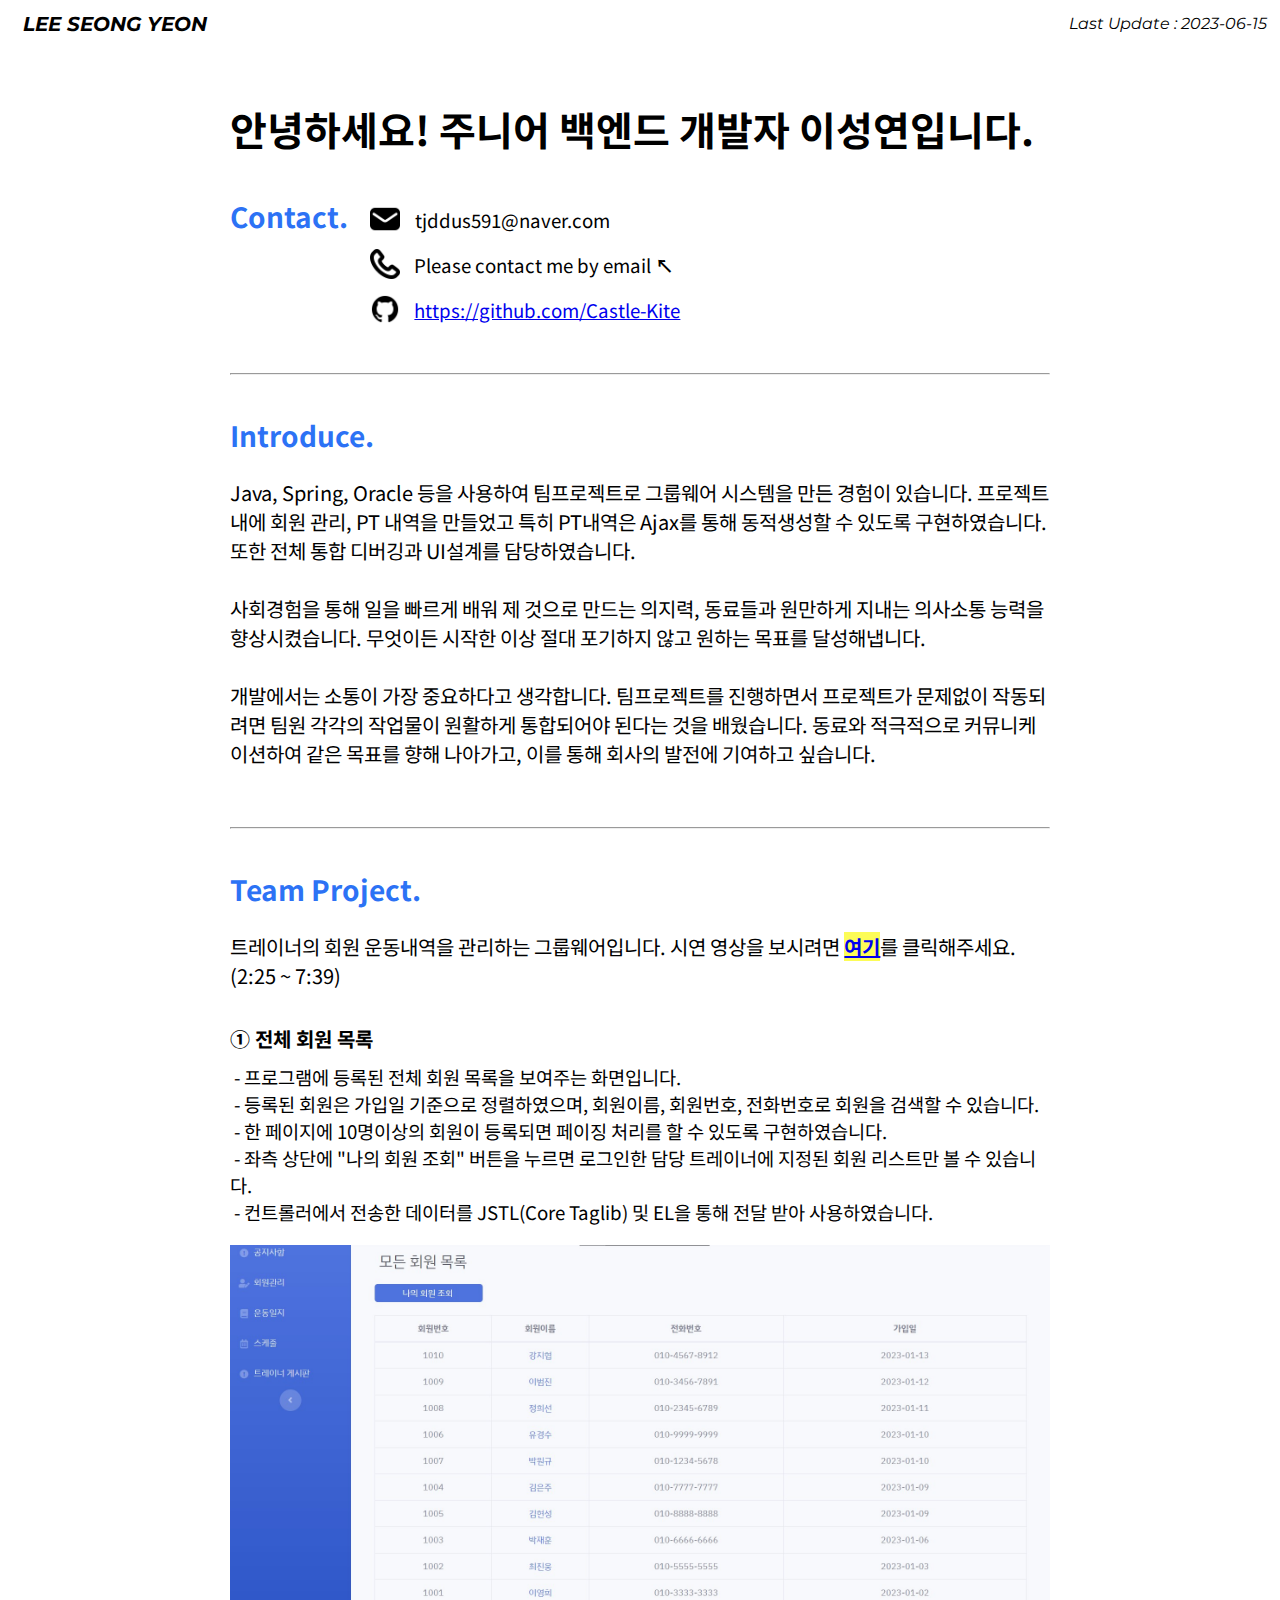
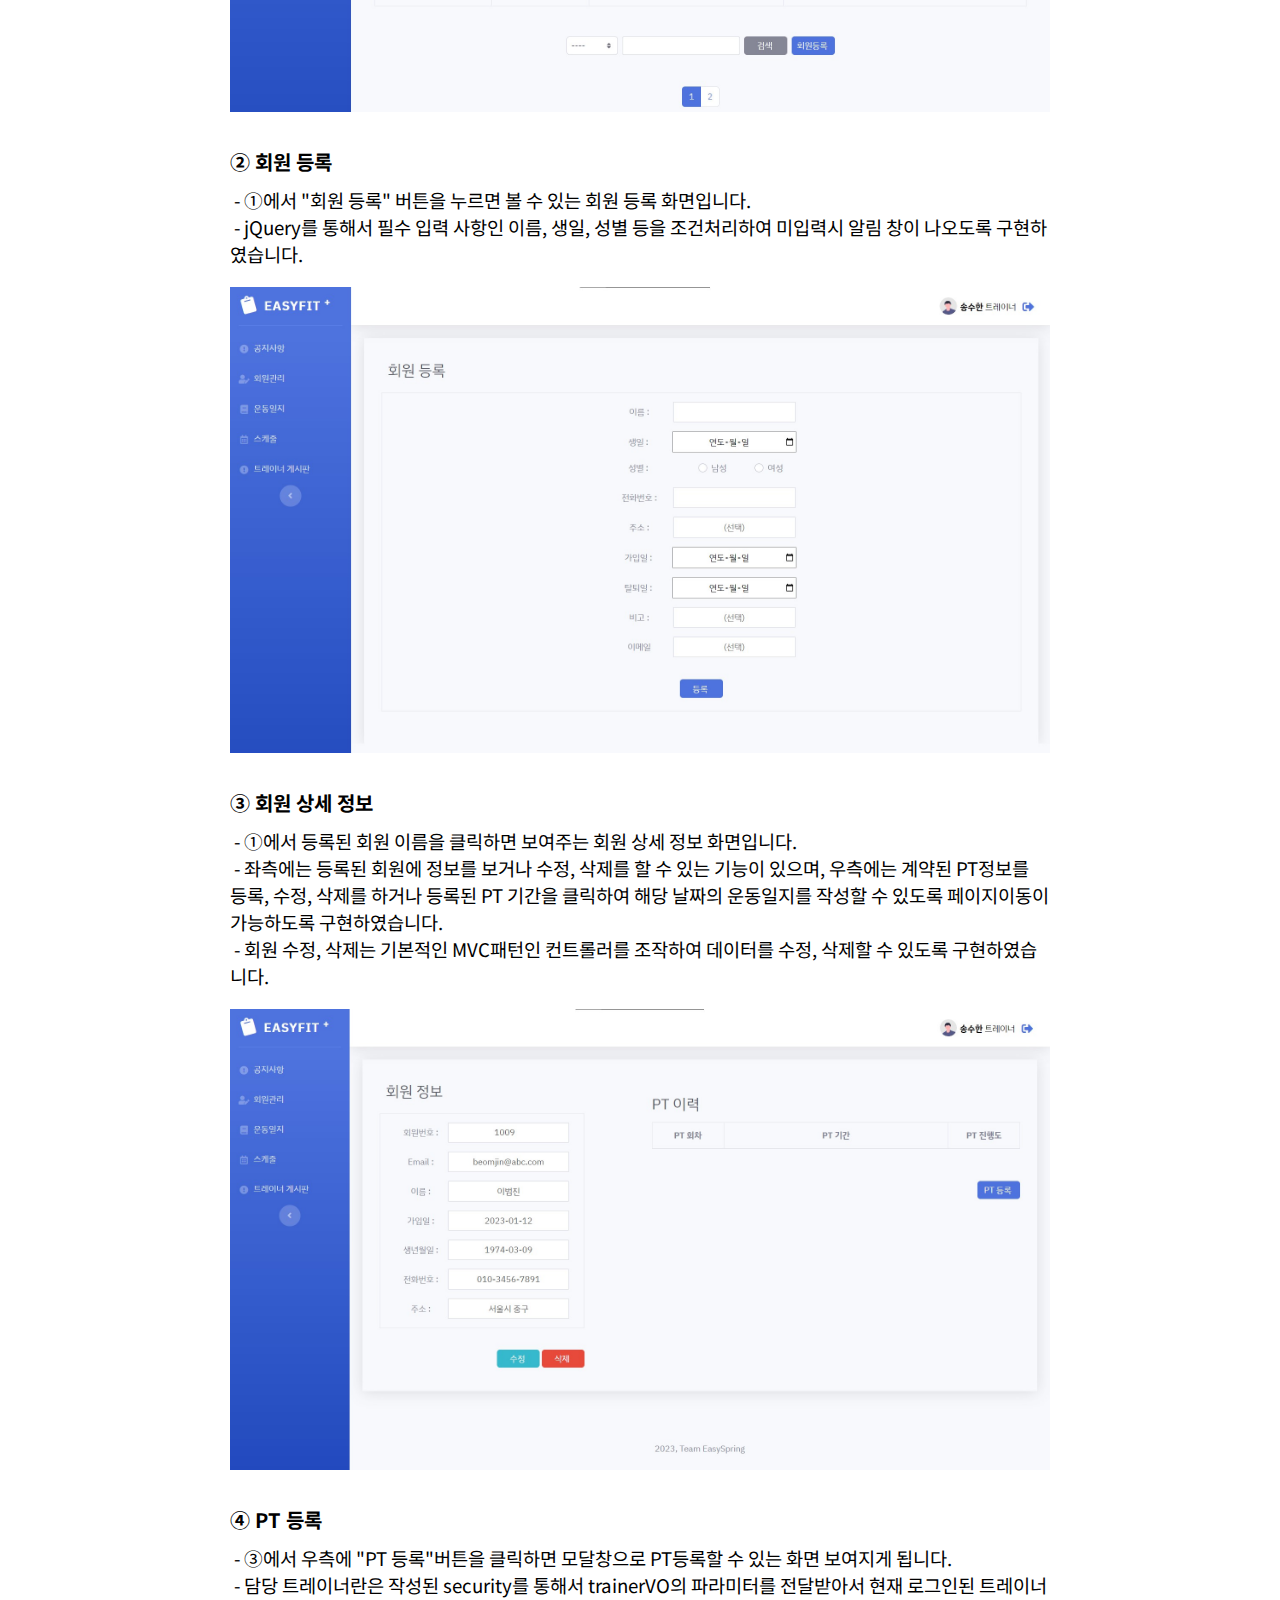
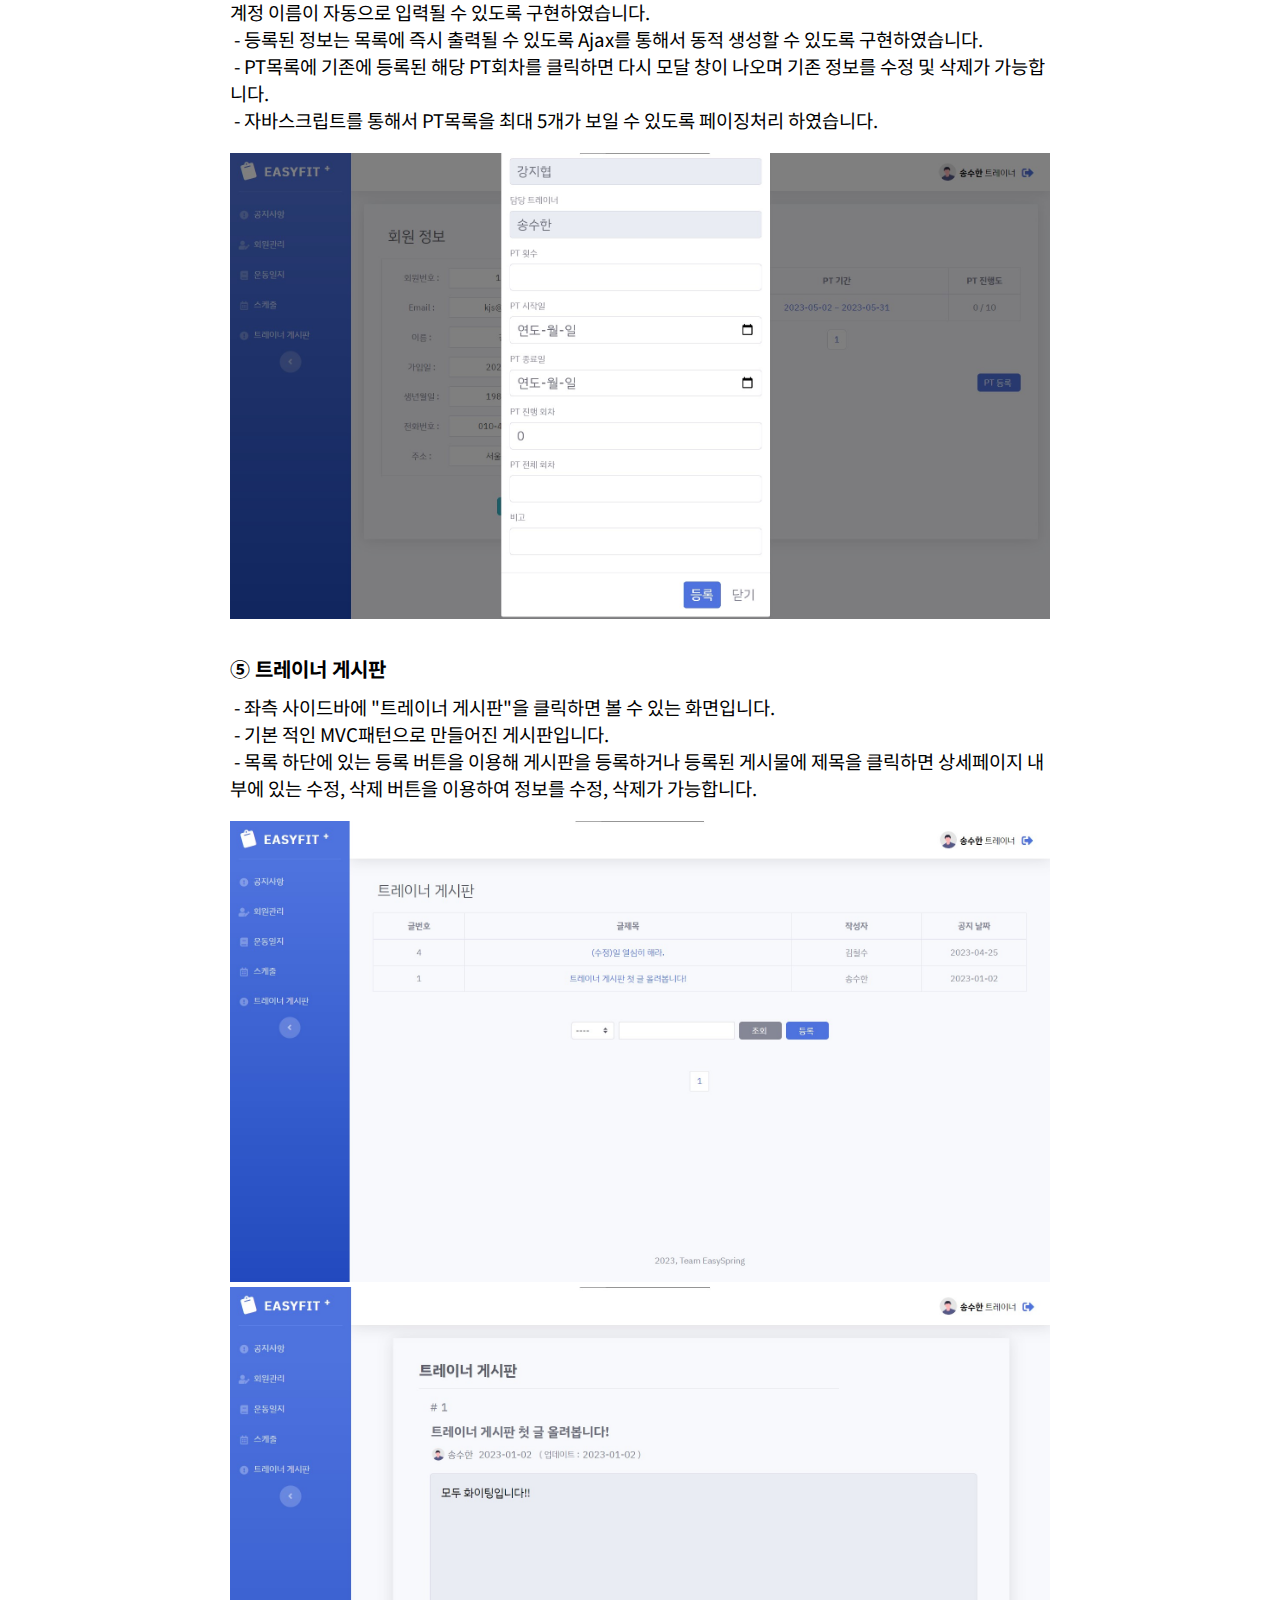
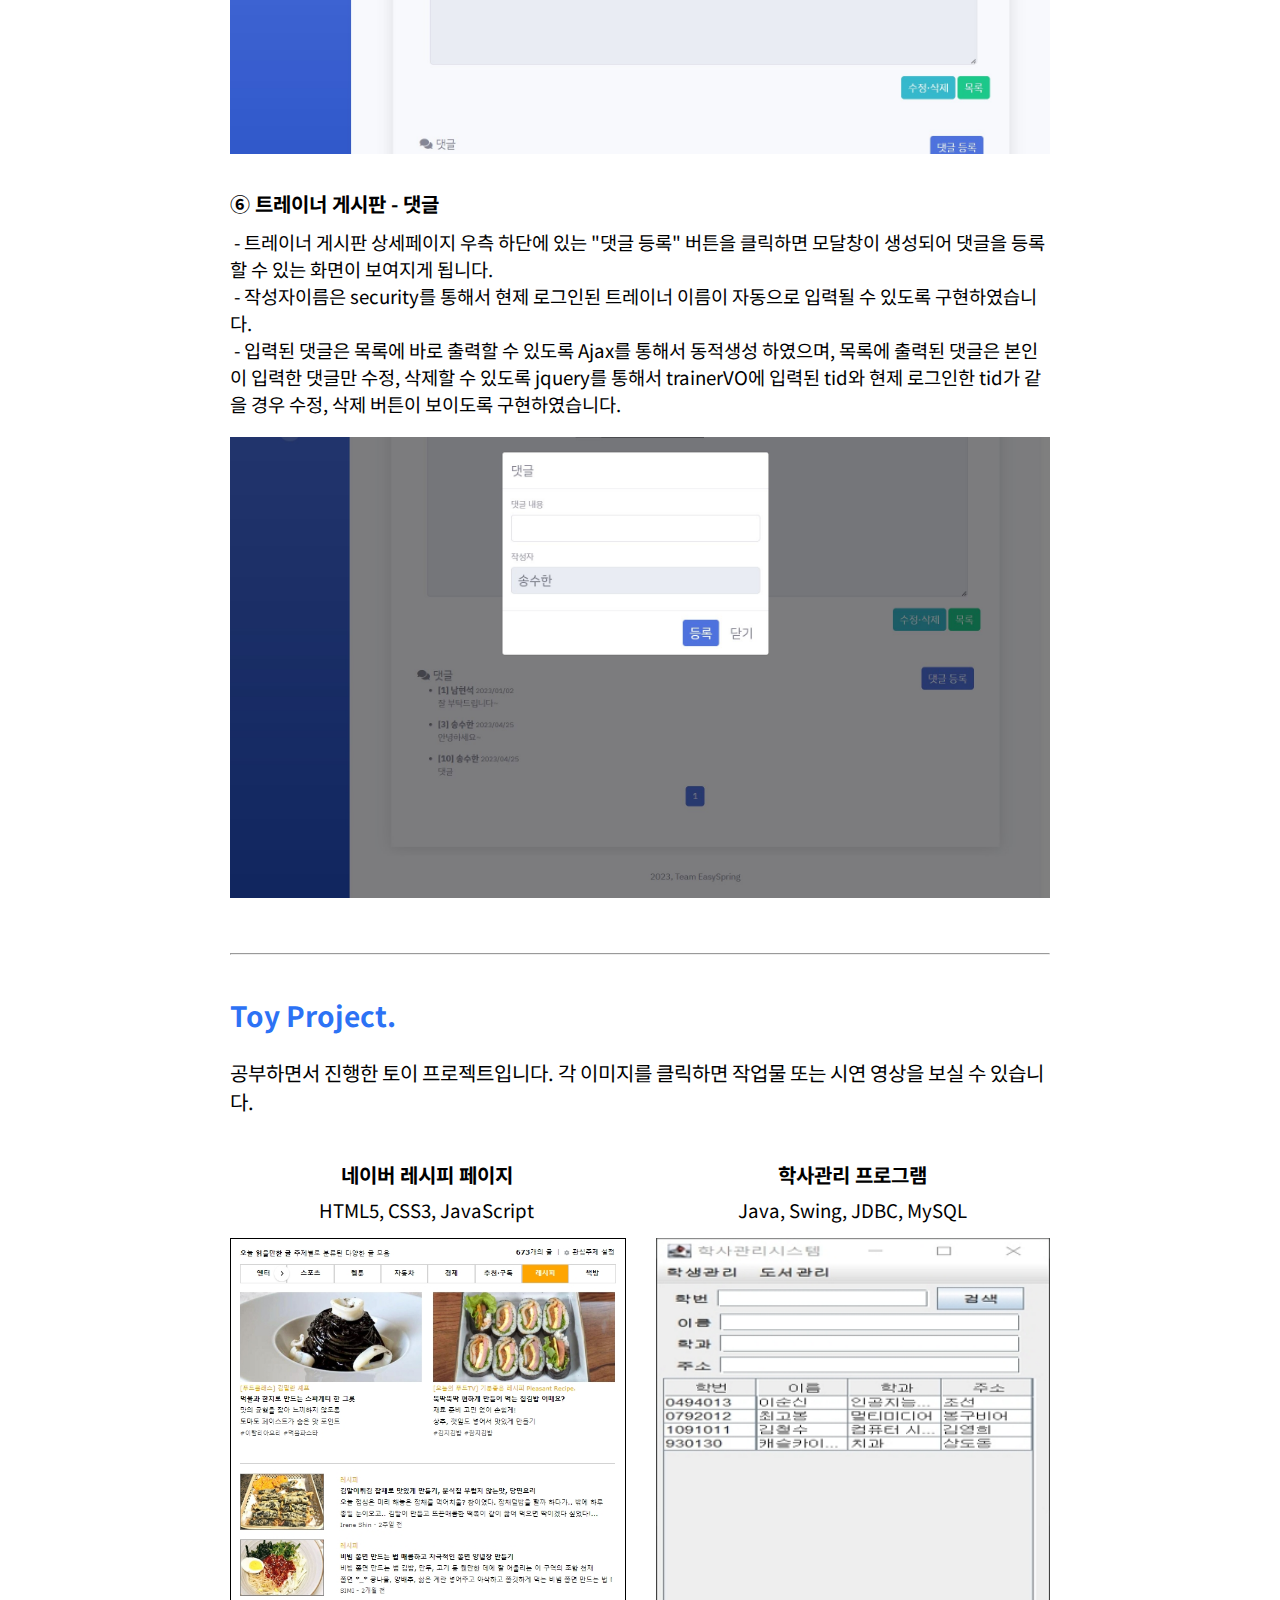
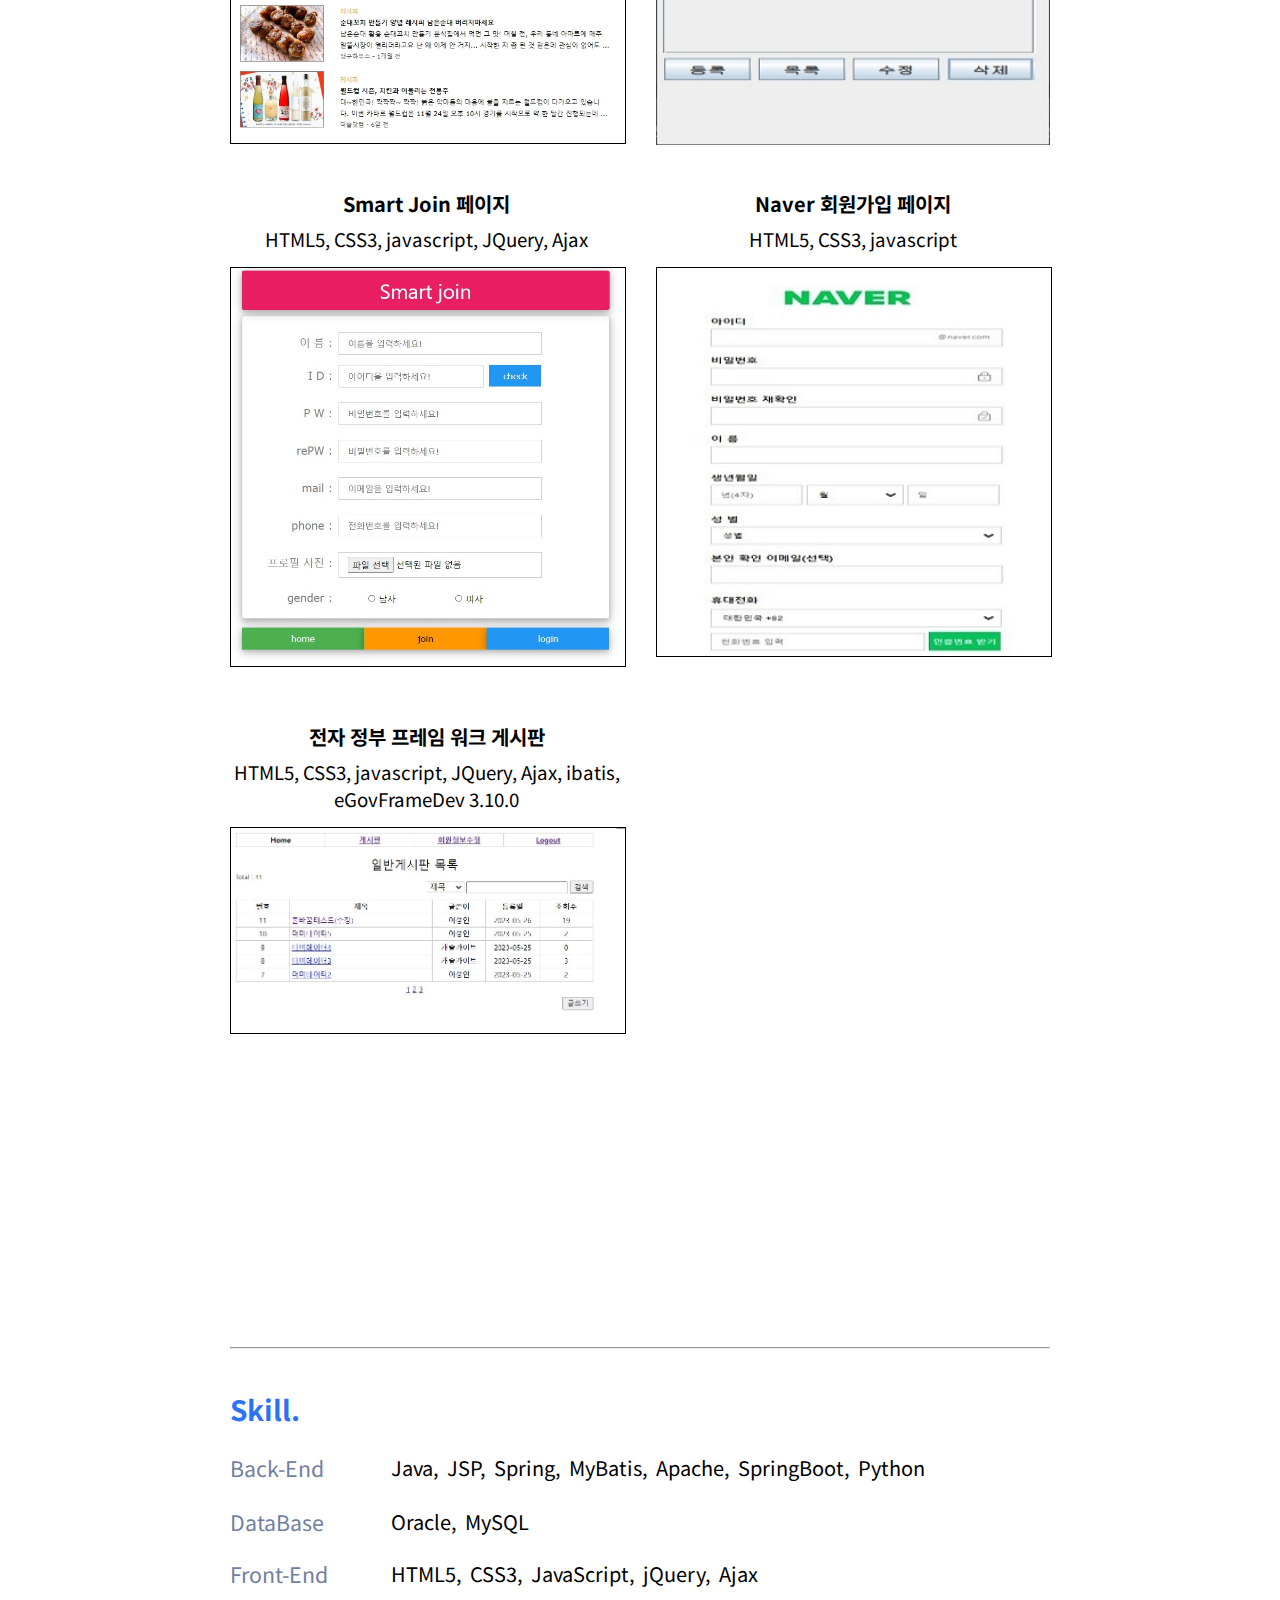
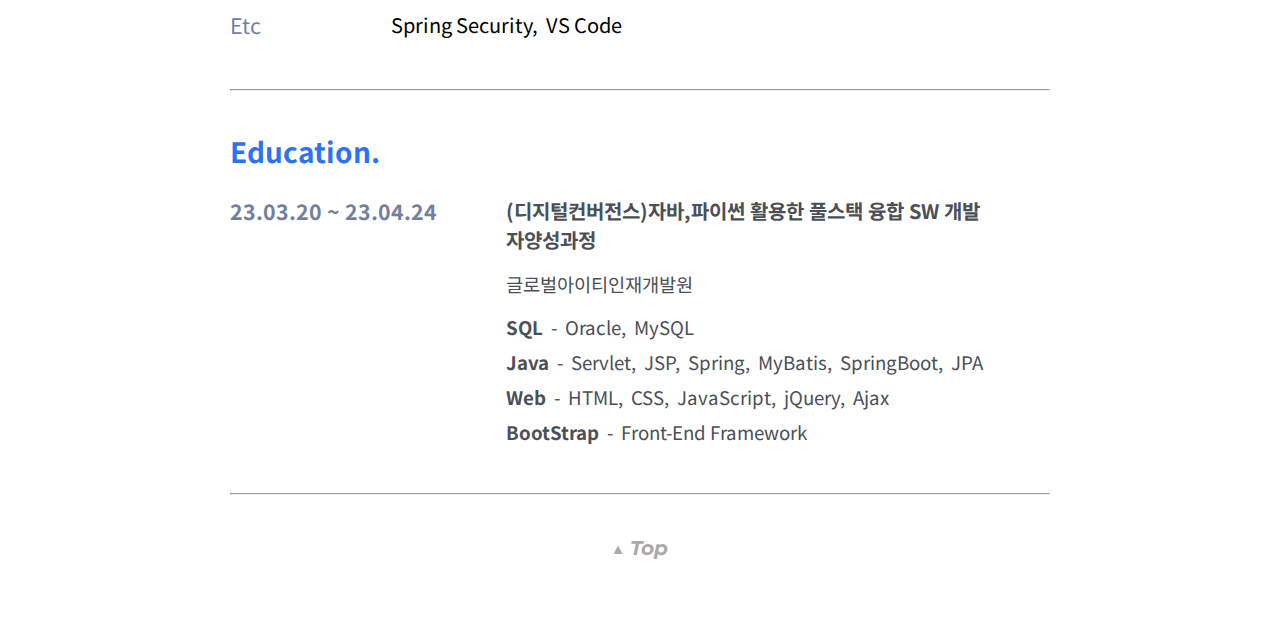
<file: index.html>
<!DOCTYPE html>
<html lang="en">

<head>
    <meta charset="UTF-8">
    <meta http-equiv="X-UA-Compatible" content="IE=edge">
    <meta name="viewport" content="width=device-width, initial-scale=1.0">
    <title>이력서 | 이성연</title>
    <script src="https://cdn.jsdelivr.net/npm/jquery@3.6.1/dist/jquery.min.js"></script>
    <script src="https://cdn.jsdelivr.net/npm/popper.js@1.16.1/dist/umd/popper.min.js"></script>
    <link rel="stylesheet" href="index.css">
    <link
        href="https://fonts.googleapis.com/css2?family=Montserrat:ital,wght@0,200;0,300;0,400;0,500;0,600;0,700;1,200;1,300;1,400;1,500;1,600;1,700&family=Noto+Sans+KR:wght@100;300;400;500;700&display=swap"
        rel="stylesheet">
</head>
<script type="text/javascript">
    $(document).ready(function () {
        $('#brand, #topBtn').click(function () {
            $('html, body').animate({ scrollTop: 0 }, 800);
            return false;
        });
    });
</script>

<body>
    <!-- Brand, Last Update Start -------------------------------------------------------------->
    <div id="brand">
        <a href="#" class="fs-15">&nbsp;LEE SEONG YEON</a>
        <span id="update">Last Update : 2023-06-15</span>
    </div> <!-- Brand, Last Update End -->

    <!-- Resume Start ------------------------------------------------------------------>
    <div id="resume" class="mb-50">
        <div class="fw-bold">안녕하세요! 주니어 백엔드 개발자 이성연입니다.</div>

        <!-- Contact Start ------------------------------------------------------------->
        <div id="contact" class="mt-40 mb-40">
            <div class="width-140px">
                <h2>Contact.</h2>
            </div>
            <div>
                <span>
                    <img src="img/email.png">
                    <span class="ml-11 fs-14 d-inline-block">tjddus591@naver.com</span>
                </span>
                <br>
                <span>
                    <img src="img/call.png">
                    <span class="ml-10 fs-14 d-inline-block">Please contact me by email <b>↖</b></span>
                </span>
                <br>
                <span>
                    <img src="img/github.png">
                    <a href="https://github.com/Castle-Kite" class="ml-10 fs-14">https://github.com/Castle-Kite</a>
                </span>
            </div>
        </div> <!-- Contact End -->

        <hr>

        <!-- Introduce Start ------------------------------------------------------------->
        <div id="introduce" class="mb-30 mt-40">
            <div>
                <h2>Introduce.</h2>
            </div>
            <div class="fs-15">
                Java, Spring, Oracle 등을 사용하여 팀프로젝트로 그룹웨어 시스템을 만든 경험이 있습니다.
                프로젝트 내에 회원 관리, PT 내역을 만들었고 특히 PT내역은 Ajax를 통해 동적생성할 수 있도록 구현하였습니다.
                또한 전체 통합 디버깅과 UI설계를 담당하였습니다.
                <br>
                <br>
                사회경험을 통해 일을 빠르게 배워 제 것으로 만드는 의지력, 동료들과 원만하게 지내는 의사소통 능력을 향상시켰습니다.
                무엇이든 시작한 이상 절대 포기하지 않고 원하는 목표를 달성해냅니다.
                <br>
                <br>
                개발에서는 소통이 가장 중요하다고 생각합니다.
                팀프로젝트를 진행하면서 프로젝트가 문제없이 작동되려면 팀원 각각의 작업물이 원활하게 통합되어야 된다는 것을 배웠습니다.
                동료와 적극적으로 커뮤니케이션하여 같은 목표를 향해 나아가고, 이를 통해 회사의 발전에 기여하고 싶습니다.
                <br>
                <br>
            </div>
        </div> <!-- Introduce End -->

        <hr>

        <!-- Team Project Start ------------------------------------------------------>
        <div id="team" class="mb-50 mt-40">
            <div>
                <h2>Team Project.</h2>
            </div>
            <div class="fs-15 mb-10">
                트레이너의 회원 운동내역을 관리하는 그룹웨어입니다.
                시연 영상을 보시려면 <a href="https://youtu.be/aGKUhp7vZ0Y"><b
                        style="background-color: rgb(252, 252, 87);">여기</b></a>를 클릭해주세요. (2:25 ~ 7:39)
            </div>
            <br>
            <div>
                <div class="width-100 mb-30">
                    <div class="fs-15 mb-10"><b>① 전체 회원 목록</b></div>
                    <div class="fs-14 mb-20">
                        &nbsp;- 프로그램에 등록된 전체 회원 목록을 보여주는 화면입니다.<br>
                        &nbsp;- 등록된 회원은 가입일 기준으로 정렬하였으며, 회원이름, 회원번호, 전화번호로 회원을 검색할 수 있습니다.<br>
                        &nbsp;- 한 페이지에 10명이상의 회원이 등록되면 페이징 처리를 할 수 있도록 구현하였습니다.<br>
                        &nbsp;- 좌측 상단에 "나의 회원 조회" 버튼을 누르면 로그인한 담당 트레이너에 지정된 회원 리스트만 볼 수 있습니다.<br>
                        &nbsp;- 컨트롤러에서 전송한 데이터를 JSTL(Core Taglib) 및 EL을 통해 전달 받아 사용하였습니다.
                    </div>
                    <img src="img/clientList.jpg" class="width-100" alt="1.전체 회원 목록">
                </div>
                <div class="width-100 mb-30">
                    <div class="fs-15 mb-10 mt-20"><b>② 회원 등록</b></div>
                    <div class="fs-14 mb-20">
                        &nbsp;- ①에서 "회원 등록" 버튼을 누르면 볼 수 있는 회원 등록 화면입니다.<br>
                        &nbsp;- jQuery를 통해서 필수 입력 사항인 이름, 생일, 성별 등을 조건처리하여 미입력시 알림 창이 나오도록 구현하였습니다.<br>
                    </div>
                    <img src="img/clientRegister.jpg" class="width-100" alt="2.회원 등록">
                </div>
                <div class="width-100 mb-30">
                    <div class="fs-15 mb-10 mt-20"><b>③ 회원 상세 정보</b></div>
                    <div class="fs-14 mb-20">
                        &nbsp;- ①에서 등록된 회원 이름을 클릭하면 보여주는 회원 상세 정보 화면입니다.<br>
                        &nbsp;- 좌측에는 등록된 회원에 정보를 보거나 수정, 삭제를 할 수 있는 기능이 있으며,
                        우측에는 계약된 PT정보를 등록, 수정, 삭제를 하거나 등록된 PT 기간을 클릭하여 해당 날짜의 운동일지를
                        작성할 수 있도록 페이지이동이 가능하도록 구현하였습니다.<br>
                        &nbsp;- 회원 수정, 삭제는 기본적인 MVC패턴인 컨트롤러를 조작하여 데이터를 수정, 삭제할 수 있도록 구현하였습니다.<br>
                    </div>
                    <img src="img/clientGet.jpg" class="width-100" alt="3.회원 상세 정보">
                </div>
                <div class="width-100 mb-30">
                    <div class="fs-15 mb-10 mt-20"><b>④ PT 등록</b></div>
                    <div class="fs-14 mb-20">
                        &nbsp;- ③에서 우측에 "PT 등록"버튼을 클릭하면 모달창으로 PT등록할 수 있는 화면 보여지게 됩니다.</br>
                        &nbsp;- 담당 트레이너란은 작성된 security를 통해서 trainerVO의 파라미터를 전달받아서 현재 로그인된 트레이너 계정
                        이름이 자동으로 입력될 수 있도록 구현하였습니다.<br>
                        &nbsp;- 등록된 정보는 목록에 즉시 출력될 수 있도록 Ajax를 통해서 동적 생성할 수 있도록 구현하였습니다.</br>
                        &nbsp;- PT목록에 기존에 등록된 해당 PT회차를 클릭하면 다시 모달 창이 나오며 기존 정보를 수정 및 삭제가 가능합니다.</br>
                        &nbsp;- 자바스크립트를 통해서 PT목록을 최대 5개가 보일 수 있도록 페이징처리 하였습니다.
                    </div>
                    <img src="img/ptRegister.jpg" class="width-100" alt="4.PT 등록">
                </div>
                <div class="width-100 mb-30">
                    <div class="fs-15 mb-10 mt-20"><b>⑤ 트레이너 게시판</b></div>
                    <div class="fs-14 mb-20">
                        &nbsp;- 좌측 사이드바에 "트레이너 게시판"을 클릭하면 볼 수 있는 화면입니다.</br>
                        &nbsp;- 기본 적인 MVC패턴으로 만들어진 게시판입니다.<br>
                        &nbsp;- 목록 하단에 있는 등록 버튼을 이용해 게시판을 등록하거나 등록된 게시물에 제목을 클릭하면
                                상세페이지 내부에 있는 수정, 삭제 버튼을 이용하여 정보를 수정, 삭제가 가능합니다.
                    </div>
                    <img src="img/trainerBoardList.jpg" class="width-100" alt="5.트레이너 게시판">
                    <img src="img/trainerBoardGet.jpg" class="width-100" alt="5.트레이너 게시판">
                </div>
                <div class="width-100 mb-30">
                    <div class="fs-15 mb-10 mt-20"><b>⑥ 트레이너 게시판 - 댓글</b></div>
                    <div class="fs-14 mb-20">
                        &nbsp;- 트레이너 게시판 상세페이지 우측 하단에 있는 "댓글 등록" 버튼을 클릭하면 모달창이 생성되어
                                댓글을 등록할 수 있는 화면이 보여지게 됩니다.</br>
                        &nbsp;- 작성자이름은 security를 통해서 현제 로그인된 트레이너 이름이 자동으로 입력될 수 있도록 구현하였습니다.<br>
                        &nbsp;- 입력된 댓글은 목록에 바로 출력할 수 있도록 Ajax를 통해서 동적생성 하였으며, 목록에 출력된 댓글은 본인이
                                입력한 댓글만 수정, 삭제할 수 있도록 jquery를 통해서 trainerVO에 입력된 tid와 현제 로그인한 tid가 같을 경우
                                수정, 삭제 버튼이 보이도록 구현하였습니다.
                    </div>  
                    <img src="img/trainerBoardReply.jpg" class="width-100" alt="6.트레이너 게시판 - 댓글">
                </div>
            </div>
        </div> <!-- Team Project End -->
        <hr>

        <!-- Toy Project Start ------------------------------------------------------>
        <div id="toy" class="float-clear mt-40">
            <div>
                <h2>Toy Project.</h2>
            </div>
            <div class="fs-15 mb-20">
                공부하면서 진행한 토이 프로젝트입니다. 각 이미지를 클릭하면 작업물 또는 시연 영상을 보실 수 있습니다.
            </div>
            <br>
            <div class="width-100 float-clear">
                <div class="width-48 d-inline-block float-left mb-40">
                    <div class="fs-15 mb-7 text-center"><b>네이버 레시피 페이지</b></div>
                    <div class="fs-14 mb-15 text-center">HTML5, CSS3, JavaScript</div>
                    <a href="toy/naver/Naver.html" target="_blank">
                        <img src="img/pic03.jpg" class="width-100 b-1-s-b" alt="네이버 레시피 페이지">
                    </a>
                </div>
                <div class="width-48 d-inline-block float-right">
                    <div class="fs-15 mb-7 text-center"><b>학사관리 프로그램</b></div>
                    <div class="fs-14 mb-15 text-center">Java, Swing, JDBC, MySQL</div>
                    <a href="https://youtu.be/LYBk3paII9k" target="_blank">
                        <img src="img/pic02.jpg" class="width-100" alt="학사관리">
                    </a>
                </div>
            </div>
            <div class="width-100 float-clear">
                <div class="width-48 d-inline-block float-left mb-50">
                    <div class="fs-15 mb-7 text-center"><b>Smart Join 페이지</b></div>
                    <div class="fs-14 mb-15 text-center">HTML5, CSS3, javascript, JQuery, Ajax</div>
                    <a href="toy/naver/jointest.html" target="_blank">
                        <img src="img/pic04.jpg" class="width-100 b-1-s-b" alt="Smart Join 페이지">
                    </a>
                </div>
                <div class="width-48 d-inline-block float-right">
                    <div class="fs-15 mb-7 text-center"><b>Naver 회원가입 페이지</b></div>
                    <div class="fs-14 mb-15 text-center">HTML5, CSS3, javascript</div>
                    <a href="toy/naver/NaverLogin.html" target="_blank">
                        <img src="img/pic01.jpg" class="width-100 b-1-s-b" alt="Naver 회원가입 페이지">
                    </a>
                </div>
            </div>
             <div class="width-100 float-clear">
                <div class="width-48 d-inline-block float-left mb-50">
                    <div class="fs-15 mb-7 text-center"><b>전자 정부 프레임 워크 게시판</b></div>
                    <div class="fs-14 mb-15 text-center">HTML5, CSS3, javascript, JQuery, Ajax, ibatis, eGovFrameDev 3.10.0</div>
                    <a href="https://youtu.be/e_wJ8g9kalY" target="_blank">
                        <img src="img/eGoveFramBoard.jpg" class="width-100 b-1-s-b" alt="전자 정부 프레임 워크 게시판">
                    </a>
                </div>
            </div>
        </div> <!-- Toy Project End -->

        <hr>

        <!-- Skill Start ------------------------------------------------------------->
        <div id="skill" class="float-clear mt-40 mb-50">
            <div>
                <h2>Skill.</h2>
            </div>
            <div class="float-clear">
                <div class="width-140px float-left">
                    <span class="d-inline-block mb-20 fs-16">Back-End</span><br>
                </div>
                <div class="width-70 float-left mt-1 ml-11">
                    <span class="d-inline-block mb-24 ml-10 fs-15">Java,&nbsp; JSP,&nbsp; Spring,&nbsp; MyBatis,&nbsp;
                        Apache,&nbsp; SpringBoot,&nbsp; Python</span><br>
                </div>
            </div>
            <div class="float-clear">
                <div class="width-140px float-left">
                    <span class="d-inline-block mb-20 fs-16">DataBase</span><br>
                </div>
                <div class="width-70 float-left mt-1 ml-11">
                    <span class="d-inline-block mb-22 ml-10 fs-15">Oracle,&nbsp; MySQL</span><br>
                </div>
            </div>
            <div class="float-clear">
                <div class="width-140px float-left">
                    <span class="d-inline-block mb-20 fs-16">Front-End</span><br>
                </div>
                <div class="width-70 float-left mt-1 ml-11">
                    <span class="d-inline-block mb-21 ml-10 fs-15">HTML5,&nbsp; CSS3,&nbsp; JavaScript,&nbsp;
                        jQuery,&nbsp; Ajax</span><br>
                </div>
            </div>
            <div class="float-clear">
                <div class="width-140px float-left">
                    <span class="d-inline-block mb-20 fs-16">Etc</span><br>
                </div>
                <div class="width-70 float-left mt-1 ml-11">
                    <span class="d-inline-block mb-24 ml-10 fs-15">Spring Security,&nbsp; VS Code</span><br>
                </div>
            </div>
        </div> <!-- Skill End -->

        <hr>

        <!-- Education Start ------------------------------------------------------------->
        <div id="education" class="float-clear mt-40 mb-30">
            <div>
                <h2>Education.</h2>
            </div>
            <div class="float-clear">
                <div class="width-255px float-left">
                    <span class="d-inline-block mb-20 fs-16 fw-bold">23.03.20 ~ 23.04.24</span><br>
                </div>
                <div class="width-60 float-left mt-1 ml-11">
                    <span class="d-inline-block mb-15 ml-10 fs-15 fw-bold">
                        (디지털컨버전스)자바,파이썬 활용한 풀스택 융합 SW 개발자양성과정
                    </span>
                    <br>
                    <span class="d-inline-block mb-15 ml-10 fs-14">
                        글로벌아이티인재개발원
                    </span>
                    <br>
                    <div>
                        <div class="float-clear">
                            <div class="d-inline-block ml-10 mb-7 fs-14">
                                <b>SQL</b> &nbsp;-&nbsp; Oracle,&nbsp; MySQL
                            </div>
                            <div class="d-inline-block ml-10 mb-7 fs-14">
                                <b>Java</b> &nbsp;-&nbsp; Servlet,&nbsp; JSP,&nbsp; Spring,&nbsp; MyBatis,&nbsp;
                                SpringBoot,&nbsp; JPA
                            </div>
                            <div class="d-inline-block ml-10 mb-7 fs-14">
                                <b>Web</b> &nbsp;-&nbsp; HTML,&nbsp; CSS,&nbsp; JavaScript,&nbsp; jQuery,&nbsp; Ajax
                            </div>
                            <div class="d-inline-block ml-10 mb-7 fs-14">
                                <b>BootStrap</b> &nbsp;-&nbsp; Front-End Framework
                            </div>
                        </div>
                    </div>
                </div>
            </div>
        </div> <!-- Education End -->

        <hr>

        <!-- Top Button Start -------------------------------------------------------------->
        <div id="topBtn" class="text-center mt-40">
            <button type="button" class="fs-15 d-inline-block">▲&nbsp;Top</button>
        </div> <!-- Top Button End -->

    </div> <!-- Resume End -->
</body>

</html>
</file>
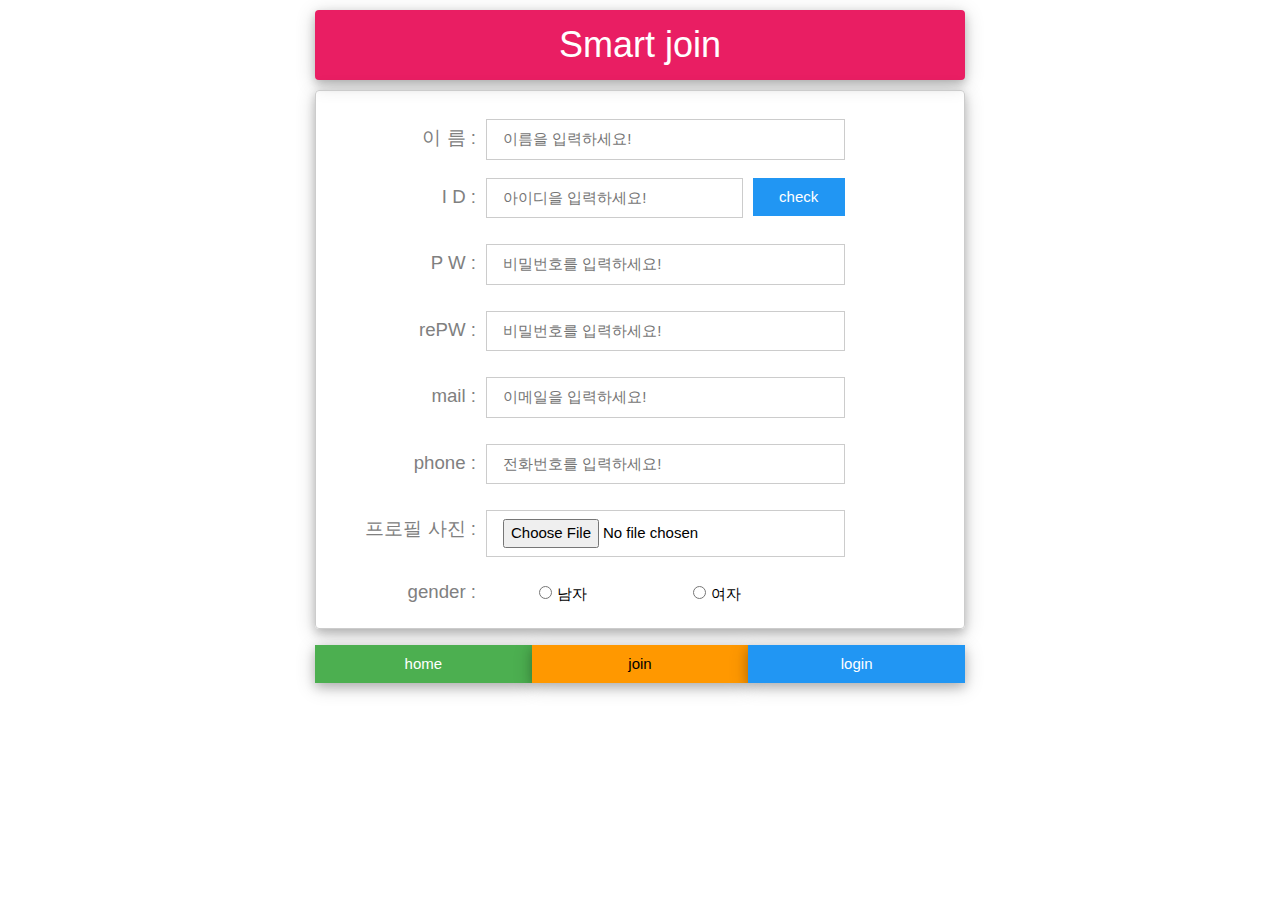
<file: toy/naver/jointest.html>
<!DOCTYPE html>
<html>
<head>
<meta charset="UTF-8">
<title>smart join</title>
<link rel="stylesheet" type="text/css" href="../css/w3.css">
<link rel="stylesheet" type="text/css" href="../css/chopa.css">
<link rel="stylesheet" type="text/css" href="../css/smartjoin.css">
<script type="text/javascript" src="../js/jquery-3.6.1.min.js"></script>
</head>
<body>
	<div class="w3-content mxw650 w3-center">
		<h1 class="w3-pink w3-round-medium w3-card-4 w3-padding">Smart join</h1>
		<form method="POST" action="/homework/result.html" id="frm" name="frm">
			<div class="w3-col w3-border w3-card-4 w3-round-medium">
				<div class="w3-padding mgt20">
					<label class="w3-col m3 w3-right-align pdr10" id="label">이 름 :</label>
					<input type="text" name="name" id="name" placeholder="이름을 입력하세요!"
					class="w3-col m7 w3-padding w3-text-gray w3-input w3-border">
				</div>
				<div class="w3-padding w3-col mgt10">
					<label class="w3-col m3 w3-right-align pdr10" id="label">I D :</label>
					<input type="text" name="id" id="id" placeholder="아이디을 입력하세요!"
					class="w3-col m5 w3-padding w3-text-gray w3-input w3-border">
					<div class="w3-col m2 w3-center-align mgl10 w3-button w3-blue w3-left w3-rast pdr10 pdl10" 
							style="width: 92px; font-weight: 10px;" id="idck">check</div>
				</div>
					<p style="text-align: center;" id="idMsg"></p>
				<div class="w3-padding w3-col mgt10">
					<label class="w3-col m3 w3-right-align pdr10" id="label">P W :</label>
					<input type="password" name="pw" id="pw" placeholder="비밀번호를 입력하세요!"
					class="w3-col m7 w3-padding w3-text-gray w3-input w3-border">
				</div>
				<div class="w3-padding w3-col mgt10">
					<label class="w3-col m3 w3-right-align pdr10" id="label">rePW :</label>
					<input type="password" name="rpw" id="rpw" placeholder="비밀번호를 입력하세요!"
					class="w3-col m7 w3-padding w3-text-gray w3-input w3-border">
				</div>
					<p class="w3-center" id="pwmsg"></p>
				<div class="w3-padding w3-col mgt10">
					<label class="w3-col m3 w3-right-align pdr10" id="label">mail :</label>
					<input type="text" name="mail" id="mail" placeholder="이메일을 입력하세요!"
					class="w3-col m7 w3-padding w3-text-gray w3-input w3-border">
				</div>
				<div class="w3-padding w3-col mgt10">
					<label class="w3-col m3 w3-right-align pdr10" id="label">phone :</label>
					<input type="tel" name="hp" id="hp" placeholder="전화번호를 입력하세요!"
					class="w3-col m7 w3-padding w3-text-gray w3-input w3-border">
				</div>
				<!-- 추가된 부분 -->
				<div class="w3-padding w3-col mgt10">
					<label for="file" class="w3-col m3 w3-right-align pdr10" id="label">프로필 사진 : </label>
					<div class="w3-col m7" id="filefr">
					<input type="file" name="file" id="file" class="w3-col w3-border w3-padding file w3-input" placeholder="이미지 파일 선택!">
					</div>
				</div>
				<div class="w3-padding w3-col mgt10" id="preView">
					<label class="w3-col m3 w3-right-align w3-text-grey pdr10" id="label">미리보기 : </label>
					<div class="w3-col m8 w3-center pdl10" id="imgfr">
					</div>
				</div>
				<div class="w3-padding w3-col mgb10">
					<label class="w3-col m3 w3-right-align pdr10" id="label">gender :</label>
						<div class="w3-col m3 w3-center-align mgt10">
							<input class="gen" type="radio" id="gen" name="gen" value="M" style="float: center;">
								<label for="gen">남자</label>
						</div>
						<div class="w3-col m3 w3-center-align mgt10">
							<input class="gen" type="radio" id="gen" name="gen" value="F" style="float: center;">
								<label for="gen">여자</label>
						</div>
				</div>
				<div class="w3-padding w3-col mgt10 mgb10" id="avt">
					<label class="w3-col m3 w3-right-align pdr10" id="label">아 바 타 :</label>
						<div id="man" class="w3-rest w3-padding w3-margin-bottom">
							<div>							
								<label class="w3-col s3 w3-margin-right">
								<div id="mans">
									<img src="../img/img_avatar1.png" id="cimg"><br>
								</div>
								<input class="w3-radio" type="radio" name="avatar" id="M" value="M1">							
								</label>							
							</div>
							<div>
								<label class="w3-col s3 w3-margin-right">
								<div id="mans">
									<img src="../img/img_avatar2.png" id="cimg"><br>
								</div>
								<input class="w3-radio" type="radio" name="avatar" id="M" value="M2">							
								</label>
							</div>
							<div>
								<label class="w3-col s3 w3-margin-right">
								<div id="mans">
									<img src="../img/img_avatar3.png" id="cimg"><br>
								</div>
								<input class="w3-radio" type="radio" name="avatar" id="M" value="M3">							
								</label>
							</div>
						</div>
						<div id="woman" class="w3-rest w3-padding">
							<div>
								<label class="w3-col s3 w3-margin-right">
								<div id="mans">
									<img src="../img/img_avatar4.png" id="cimg"><br>
								</div>
								<input class="w3-radio" type="radio" name="avatar" id="W" value="W1">							
								</label>
							</div>
							<div>
								<label class="w3-col s3 w3-margin-right">
								<div id="mans">
									<img src="../img/img_avatar5.png" id="cimg"><br>
								</div>
								<input class="w3-radio" type="radio" name="avatar" id="W" value="W2">							
								</label>
							</div>
							<div>
								<label class="w3-col s3 w3-margin-right">
								<div id="mans">
									<img src="../img/img_avatar6.png" id="cimg"><br>
								</div>
								<input class="w3-radio" type="radio" name="avatar" id="W" value="W3">							
								</label>
							</div>
						</div> 
				</div>
			</div>
		</form>
			<div class="w3-col w3-center w3-margin-top w3-round-medium">
					<div class="w3-col m4 w3-green w3-button w3-card-4">home</div>
					<div class="w3-col m4 w3-orange w3-button w3-card-4" id="jbtn">join</div>
					<div class="w3-col m4 w3-blue w3-button w3-card-4">login</div>
			</div>
	</div>
<script type="text/javascript" src="../js/smartjoin.js"></script>
</body>
</html>
</file>
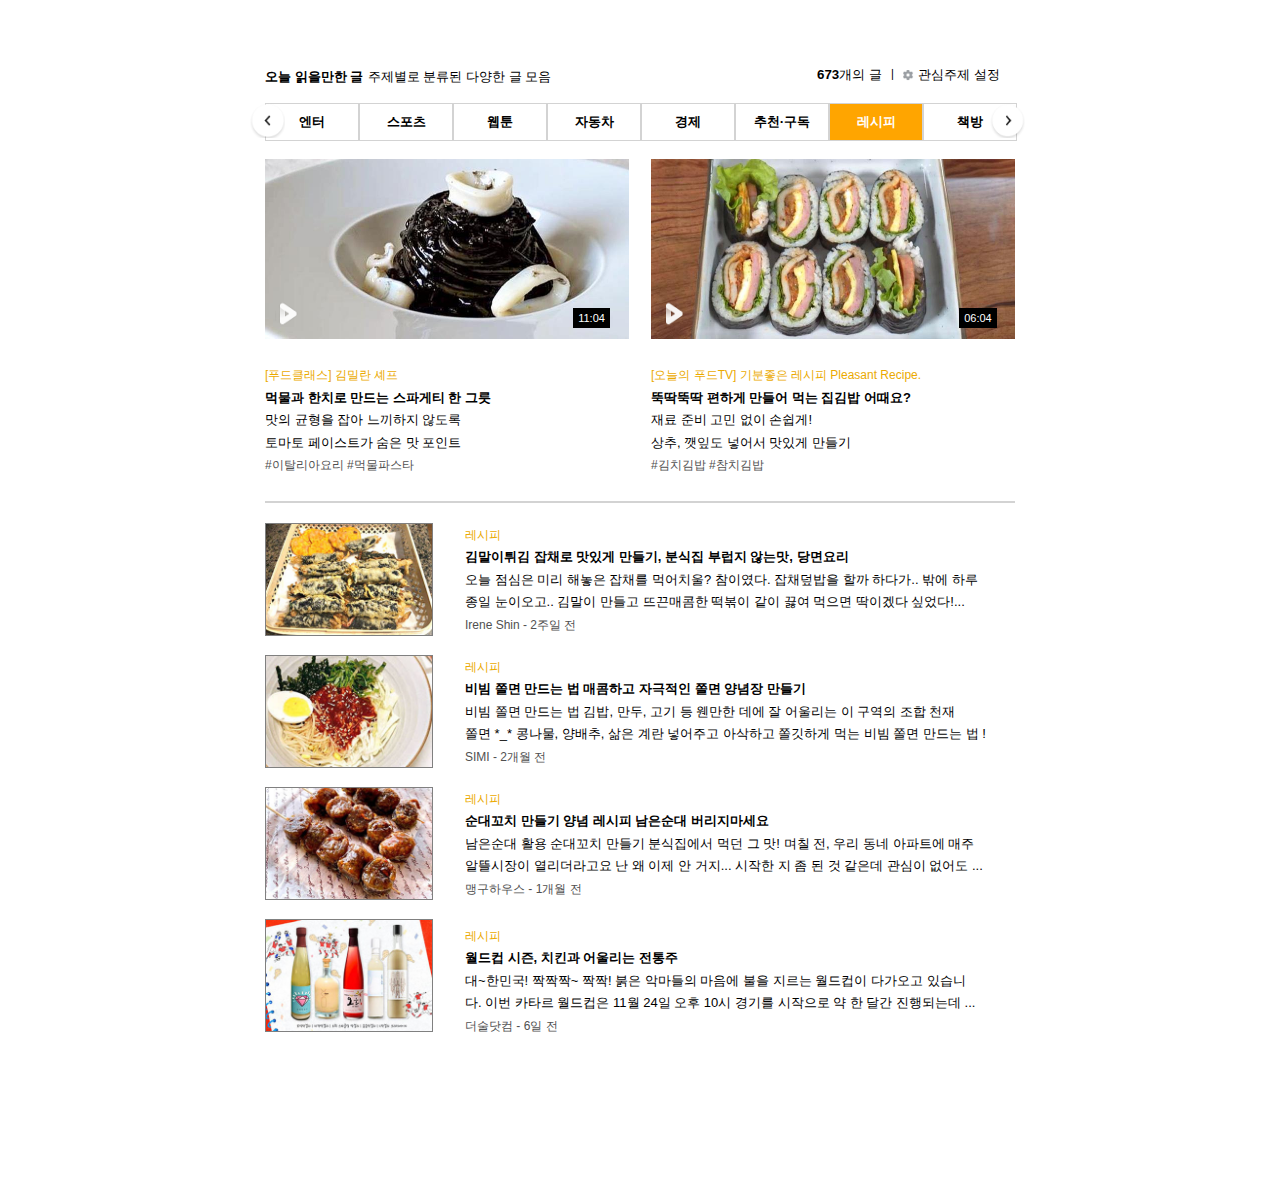
<file: toy/naver/Naver.html>
<!DOCTYPE html>
<html>
<head>
<meta charset="UTF-8">
<title>Naver레시피</title>
<link rel="stylesheet" type="text/css" href="../css/w3.css">
<link rel="stylesheet" type="text/css" href="../css/chopa.css">
<link rel="stylesheet" type="text/css" href="../css/naver.css">
<style type="text/css">
	
</style>
</head>
<body>
	<div class="wt750 mga pdt35">
		<section class="wt750 ht33 pdb17 bt-30 w3-display-container">
			<strong class="ft10">오늘 읽을만한 글</strong>
			<span class="ft10">주제별로 분류된 다양한 글 모음</span>
			<div class="ft10 ftr wt198 w3-rest">
				<span><strong>673</strong>개의 글 ㅣ</span>
				<img src="../img/naver option.png" style="width: 12px; height: 12px;">
				<span>관심주제 설정</span>
			</div>
		</section>
		<section class="wt750">
				<img src="../img/right.png" class="rl1">
				<img src="../img/left.png" class="rl2">
			<div class="btn w3-col">
				<div class="w3-col w3-button d1"><strong>엔터</strong></div>
				<div class="w3-col w3-button d1"><strong>스포츠</strong></div>
				<div class="w3-col w3-button d1" ><strong>웹툰</strong></div>
				<div class="w3-col w3-button d1"><strong>자동차</strong></div>
				<div class="w3-col w3-button d1"><strong>경제</strong></div>
				<div class="w3-col w3-button d1"><strong>추천&#183;구독</strong></div>
				<div class="w3-col w3-button d1"><strong>레시피</strong></div>
				<div class="w3-col w3-button d1"><strong>책방</strong></div>
			</div>
		</section>
		<section class="wt750 dpib" style="height: 340px; padding: 18px 0px;">
			<div class="wt364 ht180 dpib">
				<img src="../img/top-left.jpeg" class="wt364 ht180" style="left: 300px;">
				<img src="../img/play01.png" class="play1">
				<span class="time">11:04</span>
			</div>
			<div class="wt364 ht180 ftr">
				<img src="../img/top-right.jpeg" class="wt364 ht180">
				<img src="../img/play01.png" class="play2">
				<span class="time">06:04</span>
			</div>
			<div class="wt364 ht125 dpib">
				<span class="ft1">[푸드클래스] 김밀란 셰프</span><br>
				<span class="ft2"><strong>먹물과 한치로 만드는 스파게티 한 그릇</strong></span><br>
				<span class="ft3">맛의 균형을 잡아 느끼하지 않도록<br>토마토 페이스트가 숨은 맛 포인트</span><br>
				<span class="ft4">#이탈리아요리 #먹물파스타</span>
			</div>
			<div class="wt364 ht125 ftr">
				<span class="ft1">[오늘의 푸드TV] 기분좋은 레시피 Pleasant Recipe.</span><br>
				<span class="ft2"><strong>뚝딱뚝딱 편하게 만들어 먹는 집김밥 어때요?</strong></span><br>
				<span class="ft3">재료 준비 고민 없이 손쉽게!<br>상추, 깻잎도 넣어서 맛있게 만들기</span><br>
				<span class="ft4">#김치김밥 #참치김밥</span>
			</div>
		</section>
		<hr style="border: 1px solid lightgray;">
		<section class="wt750 ht678">
			<div class="section_style">
				<img src="../img/img_list1.jpg" class="img_list">
				<div class="img_style">
					<span class="ft1">레시피</span><br>
					<span class="ft2"><strong>김말이튀김 잡채로 맛있게 만들기, 분식집 부럽지 않는맛, 당면요리</strong></span><br>
					<span class="ft3">오늘 점심은 미리 해놓은 잡채를 먹어치울? 참이였다. 잡채덮밥을 할까 하다가.. 밖에 하루<br>
													종일 눈이오고.. 김말이 만들고 뜨끈매콤한 떡볶이 같이 끓여 먹으면 딱이겠다 싶었다!...</span><br>
					<span class="ft4">Irene Shin - 2주일 전</span>
				</div>
			</div>
			<div class="section_style">
				<img src="../img/img_list2.jpg" class="img_list">
				<div class="img_style">
					<span class="ft1">레시피</span><br>
					<span class="ft2"><strong>비빔 쫄면 만드는 법 매콤하고 자극적인 쫄면 양념장 만들기</strong></span><br>
					<span class="ft3">비빔 쫄면 만드는 법 김밥, 만두, 고기 등 웬만한 데에 잘 어울리는 이 구역의 조합 천재<br>
													쫄면 *_* 콩나물, 양배추, 삶은 계란 넣어주고 아삭하고 쫄깃하게 먹는 비빔 쫄면 만드는 법 !</span><br>
					<span class="ft4">SIMI - 2개월 전</span>
				</div>
			</div>
			<div class="section_style">
				<img src="../img/img_list3.jpg" class="img_list">
				<div class="img_style">
					<span class="ft1">레시피</span><br>
					<span class="ft2"><strong>순대꼬치 만들기 양념 레시피 남은순대 버리지마세요</strong></span><br>
					<span class="ft3">남은순대 활용 순대꼬치 만들기 분식집에서 먹던 그 맛! 며칠 전, 우리 동네 아파트에 매주<br>
													알뜰시장이 열리더라고요 난 왜 이제 안 거지... 시작한 지 좀 된 것 같은데 관심이 없어도 ...</span><br>
					<span class="ft4">맹구하우스 - 1개월 전</span>
				</div>
			</div>
			<div class="section_style">
				<img src="../img/img_list4.jpg" class="img_list">
				<div class="img_style" style="padding: 5px 0px 0px 10px!important;">
					<span class="ft1">레시피</span><br>
					<span class="ft2"><strong>월드컵 시즌, 치킨과 어울리는 전통주</strong></span><br>
					<span class="ft3">대~한민국! 짝짝짝~ 짝짝! 붉은 악마들의 마음에 불을 지르는 월드컵이 다가오고 있습니<br>
													다. 이번 카타르 월드컵은 11월 24일 오후 10시 경기를 시작으로 약 한 달간 진행되는데 ...</span><br>
					<span class="ft4">더술닷컴 - 6일 전</span>
				</div>
			</div>
		</section>
	</div>
</body>
</html>
</file>
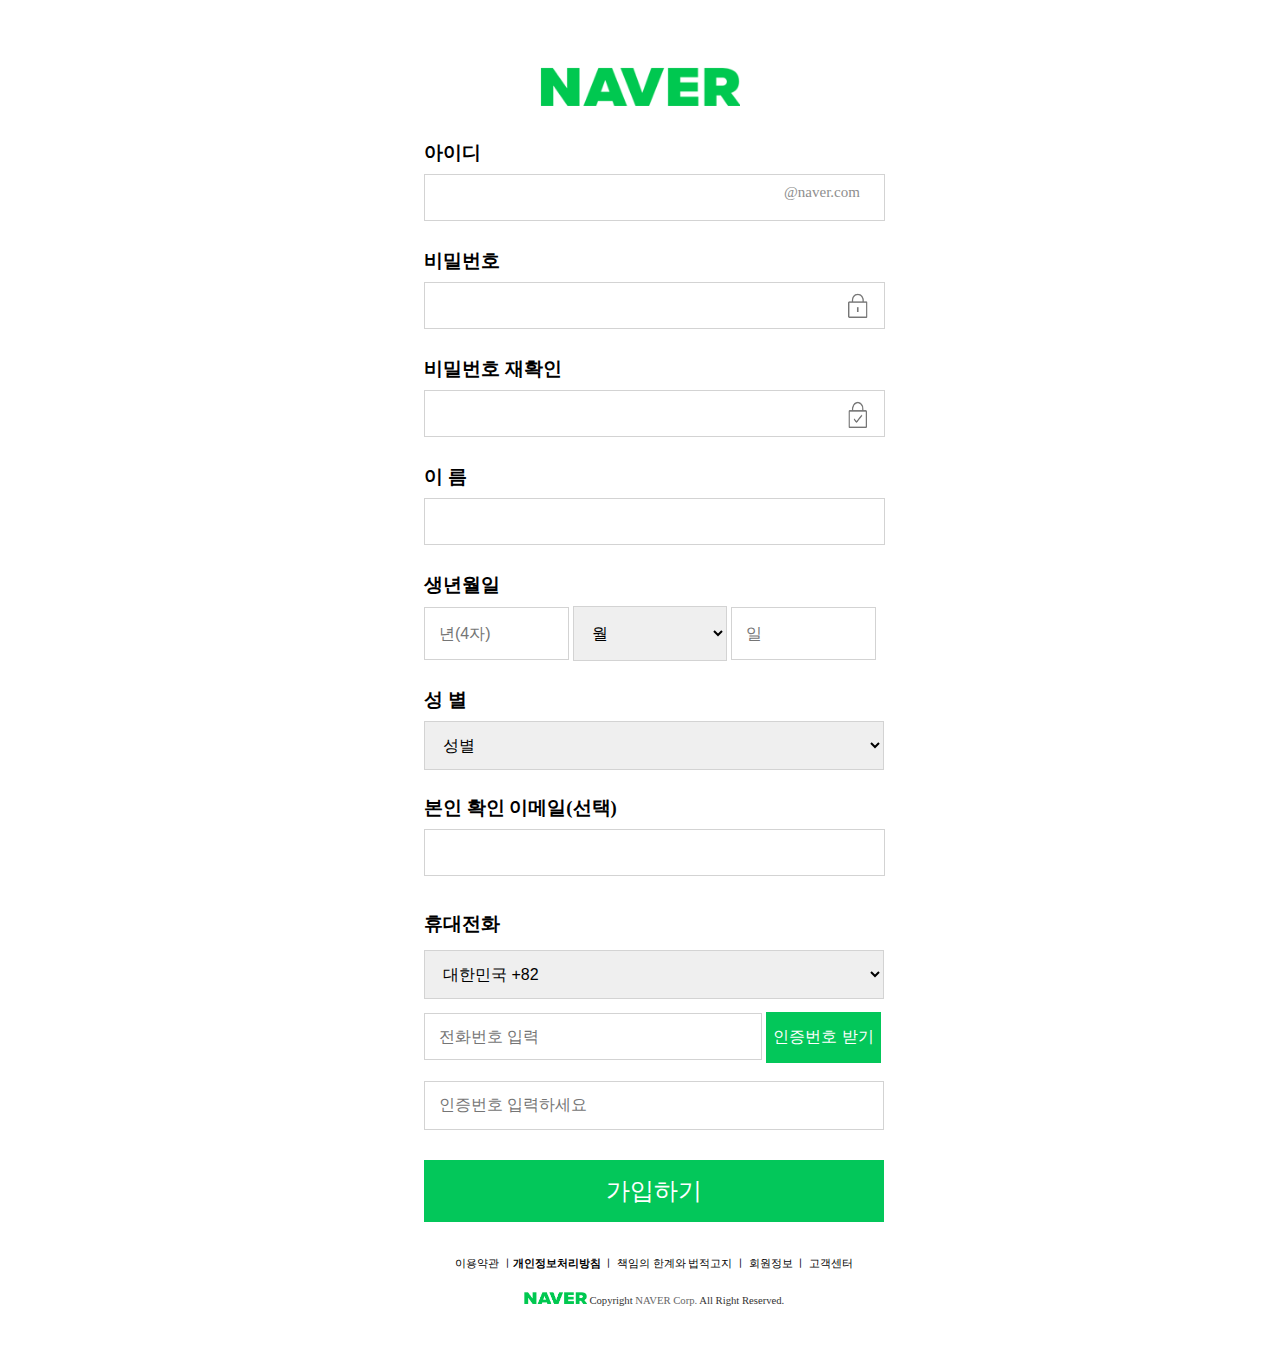
<file: toy/naver/NaverLogin.html>
<!DOCTYPE html>
<html>
<head>
<meta charset="UTF-8">
<title>Naver login</title>
</head>
<body>
	<div style="width: 650px; margin: 0px auto;">
		<header style="margin:0px auto; width: 200px; padding-top: 59px;">
			<img src="../img/naver.png" style="width: 100%">
		</header>
			<div style="width: 460px; height: 1018px; margin: 0px auto; margin-top: 20px;">
				<h1 style="font-size: 14pt; margin: 8px 0px; margin-top: 19px; padding: 10px 14px 0px;">아이디</h1>
					<div style="position: relative; width: 89%; height: 45px; padding: 0px 110px 0px 14px;">
							<input type="text" id="id" name="id" class="int" maxlength="20" style="width: 100%; height: 45px; padding: 0px 25px 0px 25px; border: 1px solid lightgray">
							<span style="font-size: 15px; position: relative; left: 360px; bottom: 38px; color: #8e8e8e;">@naver.com</span> 
					</div>
				<h1 style="font-size: 14pt; margin: 8px 0px; margin-top: 19px; padding: 10px 14px 0px;">비밀번호</h1>
					<div style="position: relative; width: 89%; height: 45px; padding: 0px 110px 0px 14px">
							<input type="password" id="pw" name="pw" class="int" maxlength="20" style="width: 100%; height: 45px; padding: 0px 25px 0px 25px; border: 1px solid lightgray">
							<img src="../img/pass1.png" style="position: absolute; left: 435px; bottom: 5px; width: 25px; height:30px;">
					</div>
				<h1 style="font-size: 14pt; margin: 8px 0px; margin-top: 19px; padding: 10px 14px 0px;">비밀번호 재확인</h1>
					<div style="position: relative; width: 89%; height: 45px; padding: 0px 110px 0px 14px;">
							<input type="password" id="pw" name="pw" class="int" maxlength="20" style="width: 100%; height: 45px; padding: 0px 25px 0px 25px; border: 1px solid lightgray">
							<img src="../img/pass2.png" style="position: absolute; left: 435px; bottom: 5px; width: 25px; height:30px;">
					</div>
				<h1 style="font-size: 14pt; margin: 8px 0px; margin-top: 19px; padding: 10px 14px 0px;">이 름</h1>
					<div style="position: relative; width: 89%; height: 45px; padding: 0px 110px 0px 14px;">
							<input type="text" id="name" name="name" class="int" maxlength="20" style="width: 100%; height: 45px; padding: 0px 25px 0px 25px; border: 1px solid lightgray">
					</div>
				<div style="width: 460px; height: 105px; padding: 10px 14px 0px; display: block; font-size: 12pt;">
					<h1 style="font-size: 14pt; margin: 8px 0px; margin-top: 19px;">생년월일</h1>
						<span style="width: 100%; height: 51px;">
								<input type="text" id="yy" placeholder="년(4자)" class="int" maxlength="4" style="width: 25%; height: 29px; padding: 11px 14px; font-size: 12pt; border: 1px solid lightgray;">
						</span>
						<span style="width: 151px; height: 55px;">
								<select id="mm" class="sel" aria-label="월" style="width: 154px; height: 55px; padding: 11px 14px; font-size: 12pt; border: 1px solid lightgray;">
									<option selected>월</option>
									<option value="01">1</option>
									<option value="02">2</option>
									<option value="03">3</option>
									<option value="04">4</option>
									<option value="05">5</option>
									<option value="06">6</option>
									<option value="07">7</option>
									<option value="08">8</option>
									<option value="09">9</option>
									<option value="10">10</option>
									<option value="11">11</option>
									<option value="12">12</option>
								</select>
						</span>
						<span style="width: 460px; height: 51px;">
								<input type="text" id="dd" placeholder="일" class="int" maxlength="2" style="width: 25%; height: 29px; padding: 11px 14px; font-size: 12pt; border: 1px solid lightgray;">
						</span>
				</div>
				<h1 style="font-size: 14pt; margin: 8px 0px; margin-top: 19px; padding: 10px 14px 0px;">성 별</h1>
					<div style="position: relative; width: 100%; height: 45px; padding: 0px 14px;">
							<select id="gender" name="gender" class="sel" aria-laber="성별" style="width: 100%; height: 49px; padding: 10px 7px 10px 14px; font-size: 12pt; border: 1px solid lightgray;">
								<option selected>성별</option>
								<option value="M">남자</option>
								<option value="W">여자</option>
								<option value="U">선택 안함</option>
							</select>
					</div>
				<h1 style="font-size: 14pt; margin: 8px 0px; margin-top: 19px; padding: 10px 14px 0px;">본인 확인 이메일(선택)</h1>
					<div style="position: relative; width: 89%; height: 45px; padding: 0px 110px 10px 14px;">
							<input type="password" id="pw" name="pw" class="int" maxlength="20" style="width: 100%; height: 45px; padding: 0px 25px 0px 25px; border: 1px solid lightgray;">
					</div>
					<div style="padding: 14px; width: 460px;">	
						<h1 style="font-size: 14pt; margin: 8px 0px; margin-top: 13px;">휴대전화</h1>
							<div style="position: relative; width: 100%; height: 49px; margin-top: 13px;">
									<select id="nationNo" name="natonNo" class="sel" aria-label="전화번호를 입력" style="width: 100%; height: 49px; padding: 10px 7px 10px 14px; font-size: 12pt; border: 1px solid lightgray;">
										<option value="82" selected>대한민국 +82</option>
									</select>
							</div>	
							<div style="position: relative; width: 100%; height: 49px; margin-top: 13px;">
									<input type="tel" id="phoneNo" name="phonNo" placeholder="전화번호 입력" class="int" maxlength="16" style="width: 70%; height: 45px; font-size: 12pt; padding: 0px 0px 0px 14px; border: 1px solid lightgray;">
									<input type="button" onclick="alert" value="인증번호 받기" style="background-color: #03c75a; color: #fff; width: 115px; height: 51px; font-size: 12pt; border: 0px solid gray; ">
							</div>	
							<div style="position: relative; width: 89%; height: 49px; margin-top: 20px;">
									<input type="tel" id="authNo" name="authNo" placeholder="인증번호 입력하세요" class="int" maxlength="4" style="width: 105%; height: 47px; padding: 0px 14px; font-size: 12pt; border: 1px solid lightgray;">
							</div>
						<div style="margin: 30px 0px 9px;">
							<input type="button" onclick="alert" value="가입하기" style="background-color: #03c75a; color: #fff; width: 100%; padding: 15px 0px 15px; font-size: 18pt; border: 0px solid lightgray;">
						</div>
						<div style="margin: 0px auto; font-size: 8pt; text-align: center;">
								<div style="padding: 15px 0px 15px 0px;">
									<p>이용약관 ㅣ<strong>개인정보처리방침</strong> ㅣ 책임의 한계와  법적고지 ㅣ 회원정보 ㅣ 고객센터</p><br>
									<div>
									<img src="../img/naver.png" style="width: 63px; height:12px;">
									 <p style="margin-top: -18px; text-align: center; display: inline;">
									 <span style="color: #333333;">Copyright</span> 
									 <span style="color: #666666;">NAVER Corp.</span> 
									 <span style="color: #333333;">All Right Reserved.</span>
									 <p>
							
									 </div>
					</div>	
						</div>
				</div>
			</div>	
	</div>
</body>
</html>
</file>
<file: index.css>
body {
    width: 80%;
}
html {
    max-width: 100%;
}
body, html {
    font-family: 'Noto Sans KR', sans-serif;
    color: black !important;
    margin: 0px 10%;
}
#brand {
    display: block;
    width: 100%;
    height: 3%;
    padding: 5px 7px;
    position: fixed;
    left: 10px;
    background-color: white;
    margin-top: 0;
    line-height: 240%;
    z-index: 1;
}
#brand > a, #brand > #update {
    font-family: 'Montserrat', sans-serif !important;
    font-style: italic;
    text-decoration: none;
    color: black;
}
#brand > a, #topBtn > button {
    font-size: 15pt !important;
    font-weight: bold;
}
#brand > a:hover {
    color: #2c72f5;
}
#brand > #update {
    font-size: 12pt !important;
    float: right;
    position: relative;
    right: 30px;
}
#contact > div {
    display: inline-block;
}
#contact > div:first-child {
    height: auto;
    float: left;
    position: relative;
    bottom: 25px;
}
#contact > div:nth-child(2) > span {
    width: 100%;
    margin-bottom: 10px;
    float: right;
}
#contact img {
    width: 30px;
    height: auto;
    position: relative;
    top: 6px;
}
#education {
    padding-bottom: 290px;
    margin-bottom: 1px;
}
#education > div:nth-child(2) > div:nth-child(2) > span,
#education > div:nth-child(2) > div:nth-child(2) > span ~ div,
#etc > div:first-child ~ div > div:nth-child(2) > span:first-child {
    color: #4b4f56;
}
#etc {
    padding-bottom: 130px;
    margin-bottom: 1px;
}
#etc > div:first-child ~ div > div:nth-child(2) > span:nth-child(3) {
    color: #757b85;
}
#introduce > div:nth-child(2), #introduce ~ div > div:nth-child(2) {
    font-size: 15pt !important;
}
#resume {
    width: 100%;
    padding-top: 100px;
    padding-bottom: 20px;
}
#resume > div:first-child {
    font-size: 30pt !important;
}
#resume > div:first-child ~ div > div:first-child > h2 {
    font-size: 21pt !important;
    color: #2c72f5;
}
#resume > div:nth-child(3) {
    font-size: 21pt;
    padding: 10px auto;
    margin: 15px auto;
}
#skill {
    margin-bottom: 80px;
}
#skill > div:first-child ~ div > div:first-child,
#education > div:nth-child(2) > div > span,
#etc > div:first-child ~ div > div:nth-child(odd) > span {
    color: #7180a0;
}
#topBtn > button {
    font-family: 'Montserrat', sans-serif !important;
    font-style: italic;
    text-decoration: none;
    background-color: white;
    color: darkgray;
    border: 0;
    cursor: pointer;
}
#topBtn > button:hover {
    color: #74757a;
}
#toy {
    margin-bottom: 625px;
}

/* 범용 클래스 */
.b-1-s-b {
    border: 1px solid black;
}
.d-inline-block {
    display: inline-block !important;
}
.float-left {
    float: left;
}
.float-right {
    float: right;
}
.float-clear {
    clear: both;
}
.fs-13 {
    font-size: 13pt !important;
}
.fs-14 {
    font-size: 14pt !important;
}
.fs-15 {
    font-size: 15pt !important;
}
.fs-16 {
    font-size: 16pt !important;
}
.fw-bold {
    font-weight: bold;
}
.mb-7 {
    margin-bottom: 7px;
}
.mb-10 {
    margin-bottom: 10px;
}
.mb-15 {
    margin-bottom: 15px;
}
.mb-20 {
    margin-bottom: 20px;
}
.mb-21 {
    margin-bottom: 21px;
}
.mb-22 {
    margin-bottom: 22px;
}
.mb-24 {
    margin-bottom: 24px;
}
.mb-30 {
    margin-bottom: 30px;
}
.mb-40 {
    margin-bottom: 40px;
}
.mb-50 {
    margin-bottom: 50px;
}
.mb-80 {
    margin-bottom: 80px;
}
.ml-10 {
    margin-left: 10px;
}
.ml-11 {
    margin-left: 11px;
}
.mt-1 {
    margin-top: 1px;
}
.mt-20 {
    margin-top: 20px;
}
.mt-30 {
    margin-top: 30px;
}
.mt-40 {
    margin-top: 40px;
}
.text-center {
    text-align: center;
}
.text-right {
    text-align: right;
}
.width-120px {
    width: 120px;
}
.width-140px {
    width: 140px;
}
.width-255px {
    width: 255px;
}
.width-15 {
    width: 15% !important;
}
.width-33 {
    width: 33% !important;
}
.width-48 {
    width: 48% !important;
}
.width-50 {
    width: 50% !important;
}
.width-60 {
    width: 60% !important;
}
.width-70 {
    width: 70% !important;
}
.width-100 {
    width: 100% !important;
}
</file>
<file: toy/css/chopa.css>
.mxw500 {
	max-width: 500px;
}
.mxw550 {
	max-width: 550px;
}
.mxw600 {
	max-width: 600px;
}
.mxw650 {
	max-width: 650px;
}
.mxw700 {
	max-width: 700px;
}
.mxw750 {
	max-width: 750px;
}
.mxw800 {
	max-width: 800px;
}

.inblock {
	display: inline-block;	
}

/* margin */
.mgb10 {
	margin-bottom: 10px;
}
.mgb20 {
	margin-bottom: 20px;
}
.mgt10 {
	margin-top: 10px;
}
.mgt20 {
	margin-top: 20px!important;
}
.mgt30 {
	margin-top: 30px;
}
.mgl10 {
	margin-left: 10px;
}
.mgl20 {
	margin-left: 20px;
}
.mgl30 {
	margin-left: 30px;
}
.mgr10 {
	margin-right: 10px;
}
.mgr20 {
	margin-right: 20px;
}
.mgr30 {
	margin-right: 30px;
}

/* padding */
.pdt10 {
	padding-top: 10px;
}
.pdr10 {
	padding-right: 10px;
}
.pdb10 {
	padding-bottom: 10px;
}
.pdl10 {
	padding-left: 10px;
}
.pdv20 {
	padding-top: 20px;
	padding-bottom: 20px;
}
/* 라벨 클래스 */
.lblft14 {
	font-size: 14pt;
	line-height: 230%;
}
</file>
<file: toy/css/smartjoin.css>
#label {
		font-size: 14pt;
		line-height: 200%;
		color: gray;
	}
	
	#cimg {
		width: 80px;
		height: 80px;
		border: 1px solid gray;
	}
	#mans {
		width: 100px; 
		height: 100px; 
		border: 1px solid gray; 
		padding: 8px;
	}
	
	#preView {
		display : none;
	}
	
	#avt {
		display : none;
	}
	#avt2 {
		display : none;
	}
</file>
<file: toy/css/naver.css>
.d1 {
	width: 94px;
	border: 1px solid lightgray;
	font-size: 10pt;
	display: inline-blick;
}
.d1:nth-child(7) {
	background-color: orange;
	color: white;
}
.btn {
	width: 760px;
}
.rl1 {
	display: inline;
	width: 35px;
	height: 35px;
	top: 35px;
	position: relative;
	right: -10px;
	float: right;
}
.rl2 {
	display: inline;
	width: 35px;
	height: 35px;
	top: 35px;
	position: relative;
	left: -15px;
	float: left;
}
.play1 {
	display: inline-block;
	width: 24px;
	height: 28px;
	left: 10px;
	bottom: 40px;
	position: relative;
}
.play2 {
	display: inline-block;
	width: 24px;
	height: 28px;
	right: -10px;
	bottom: 40px;
	position: relative;
}
.img_list {
	width: 168px;
	height: 113px;
	border: 1px solid gray;
}
.img_style {
	float: right;
	padding-left: 10px;
	width: 560px;
	height: 115px;
}
.section_style {
	width: 750px;
	height: 114px;
	margin-top: 18px;
}
.ft1 {
	font-size: 12px;
	color: #ebaa00;
}
.ft2 {
	font-size: 13px;
	margin-top: 6px;
}
.ft3 {
	font-size: 13px;
}
.ft4 {
	font-size: 12px;
	color: #505050;
}
.ft10 {
	font-size: 10pt;
}
.wt198 {
	width: 198px;
}
.wt364 {
	width: 364px;
}
.wt750 {
	width: 750px;
}
.ht33 {
	height: 33px;
}
.ht125 {
	height: 125px;
}
.ht180 {
	height: 180px;
}
.ht678 {
	height: 678px;
}
.bt-30 {
	bottom: -30px;
}
.time {
	width: 33px;
	height: 20px;
	background-color: #000;
	color: #ffffff;
	position: relative;
	top: -35px;
	left: 280px;
	font-size: 11px;
	padding: 4px 5px;
	line-height: 11px;
}
.dpib {
	display: inline-block;
}
.mga {
	margin: 0px auto;
}
.pdb17 {
	padding-bottom: 17px;
}
.pdt35 {
	padding-top: 35px;
}
.ftr {
	float: right;
}
.ftl {
	float: left;
}
</file>
